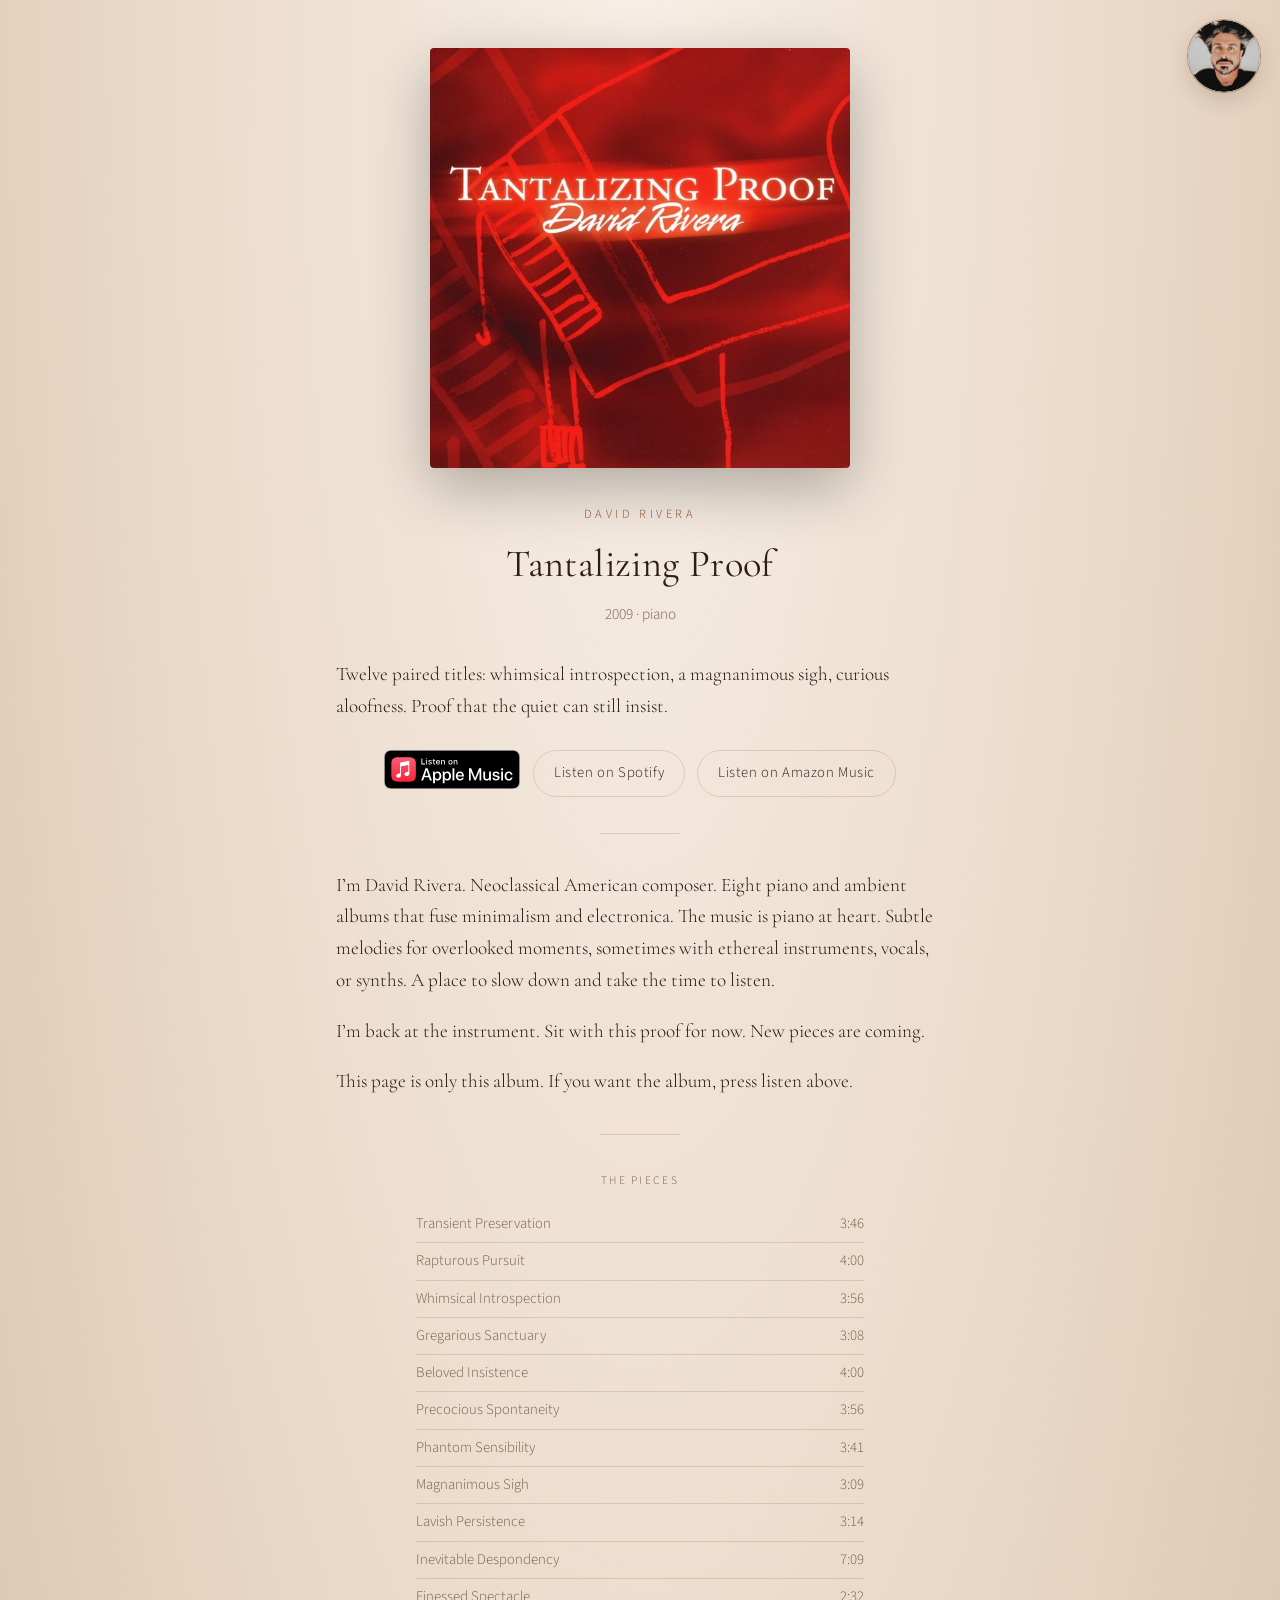
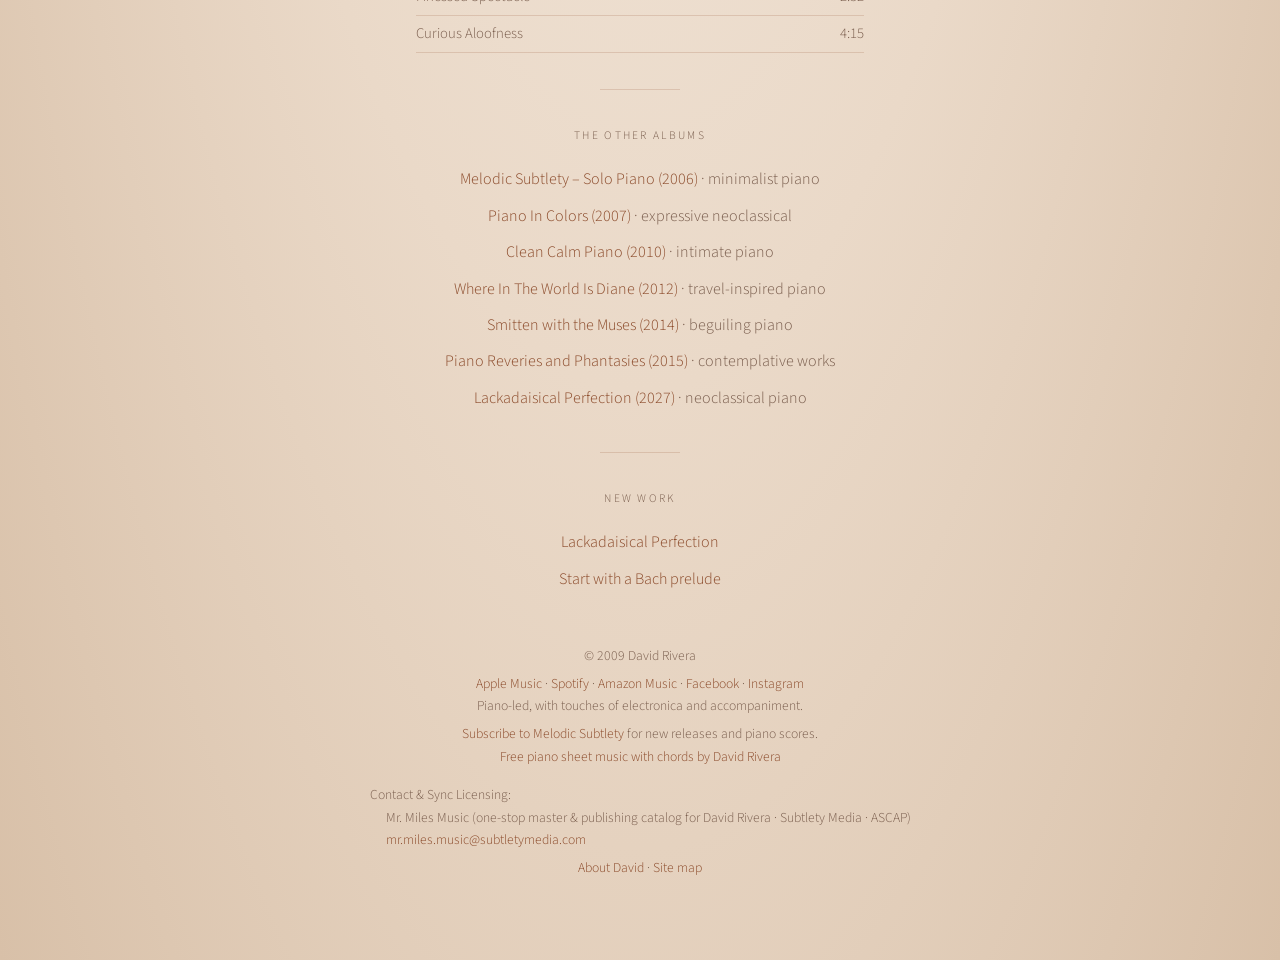
<file: index.html>
<!DOCTYPE html>
<html lang="en">
<head>
<meta charset="utf-8">
<link rel="sitemap" type="application/xml" title="Sitemap" href="/sitemap.xml">
<meta name="google-site-verification" content="h9k-eYtfIqidjJ-wkfMcG42AQ7Kf018tyevWFgK1uyc">
<meta name="viewport" content="width=device-width, initial-scale=1">
<link rel="icon" href="/favicon.ico" sizes="any">
<link rel="icon" href="/favicon.svg" type="image/svg+xml">
<link rel="icon" type="image/png" sizes="32x32" href="/favicon-32.png">
<link rel="apple-touch-icon" href="/apple-touch-icon.png">
<title>Piano Pieces for a Long Drive | Tantalizing Proof</title>
<meta name="description" content="Piano pieces for a long drive, walking the dog, cooking, or late-night writing. Twelve piano pieces, including Rapturous Pursuit and Curious Aloofness. Stream the album.">
<link rel="canonical" href="https://tantalizingproof.com/">
<meta property="og:type" content="music.album">
<meta property="og:site_name" content="David Rivera">
<meta property="og:title" content="Piano Pieces for a Long Drive | Tantalizing Proof">
<meta property="og:description" content="Piano pieces for a long drive, walking the dog, cooking, or late-night writing. Twelve piano pieces. Stream the album.">
<meta property="og:url" content="https://tantalizingproof.com/">
<meta property="og:image" content="https://tantalizingproof.com/assets/tantalizing-proof-cover.jpg">
<meta property="og:image:width" content="600">
<meta property="og:image:height" content="600">
<meta property="og:image:alt" content="Cover of Tantalizing Proof by David Rivera: a piano drawn in red light">
<meta property="music:musician" content="https://open.spotify.com/artist/5qoC4NXvjfV3cylbXALzV3">
<meta name="twitter:card" content="summary_large_image">
<meta name="twitter:title" content="Piano Pieces for a Long Drive | Tantalizing Proof">
<meta name="twitter:description" content="Piano pieces for a long drive, walking the dog, cooking, or late-night writing. Twelve piano pieces. Stream the album.">
<meta name="twitter:image" content="https://tantalizingproof.com/assets/tantalizing-proof-cover.jpg">
<meta name="twitter:image:alt" content="Cover of Tantalizing Proof by David Rivera: a piano drawn in red light">
<script type="application/ld+json">
{
  "@context": "https://schema.org",
  "@graph": [
    {
      "@type": "Person",
      "@id": "https://lackadaisicalperfection.com/about/#david-rivera",
      "name": "David Rivera",
      "jobTitle": "Neoclassical American composer",
      "description": "David Rivera is a neoclassical American composer of piano-led instrumental music. He plays and samples every instrument on his recordings himself. He is a member of ASCAP.",
      "url": "https://lackadaisicalperfection.com/about/",
      "nationality": {
        "@type": "Country",
        "name": "United States"
      },
      "memberOf": {
        "@type": "Organization",
        "name": "ASCAP",
        "url": "https://www.ascap.com/"
      },
      "affiliation": {
        "@id": "https://lackadaisicalperfection.com/about/#subtlety-media"
      },
      "sameAs": [
        "https://open.spotify.com/artist/5qoC4NXvjfV3cylbXALzV3",
        "https://music.apple.com/us/artist/david-rivera/1325691064",
        "https://music.amazon.com/artists/B0HJF4T4QZ",
        "https://x.com/melodicsubtlety",
        "https://www.facebook.com/pianoincolors",
        "https://www.instagram.com/pianodavid1492/",
        "https://www.pandora.com/artist/david-rivera/ARXtg47gfjlv3nJ",
        "https://www.youtube.com/@melodicsubtlety"
      ]
    },
    {
      "@type": "Organization",
      "@id": "https://lackadaisicalperfection.com/about/#subtlety-media",
      "name": "Subtlety Media, LLC",
      "url": "https://lackadaisicalperfection.com/about/"
    },
    {
      "@type": "MusicAlbum",
      "name": "Tantalizing Proof",
      "url": "https://tantalizingproof.com/",
      "image": "https://tantalizingproof.com/assets/tantalizing-proof-cover.jpg",
      "byArtist": {
        "@id": "https://lackadaisicalperfection.com/about/#david-rivera"
      },
      "datePublished": "2009",
      "numTracks": 12,
      "genre": [
        "Piano",
        "Neoclassical"
      ],
      "sameAs": [
        "https://music.apple.com/us/album/tantalizing-proof/312989854",
        "https://open.spotify.com/album/173uC2kSkK7W2FkgS00CmB",
        "https://music.amazon.com/albums/B00270AQC8"
      ],
      "description": "Twelve paired titles: whimsical introspection, a magnanimous sigh, curious aloofness. Proof that the quiet can still insist.",
      "recordLabel": {
        "@id": "https://lackadaisicalperfection.com/about/#subtlety-media"
      },
      "track": [
        {
          "@type": "MusicRecording",
          "position": 1,
          "name": "Transient Preservation",
          "duration": "PT3M46S"
        },
        {
          "@type": "MusicRecording",
          "position": 2,
          "name": "Rapturous Pursuit",
          "duration": "PT4M0S"
        },
        {
          "@type": "MusicRecording",
          "position": 3,
          "name": "Whimsical Introspection",
          "duration": "PT3M56S"
        },
        {
          "@type": "MusicRecording",
          "position": 4,
          "name": "Gregarious Sanctuary",
          "duration": "PT3M8S"
        },
        {
          "@type": "MusicRecording",
          "position": 5,
          "name": "Beloved Insistence",
          "duration": "PT4M0S"
        },
        {
          "@type": "MusicRecording",
          "position": 6,
          "name": "Precocious Spontaneity",
          "duration": "PT3M56S"
        },
        {
          "@type": "MusicRecording",
          "position": 7,
          "name": "Phantom Sensibility",
          "duration": "PT3M41S"
        },
        {
          "@type": "MusicRecording",
          "position": 8,
          "name": "Magnanimous Sigh",
          "duration": "PT3M9S"
        },
        {
          "@type": "MusicRecording",
          "position": 9,
          "name": "Lavish Persistence",
          "duration": "PT3M14S"
        },
        {
          "@type": "MusicRecording",
          "position": 10,
          "name": "Inevitable Despondency",
          "duration": "PT7M9S"
        },
        {
          "@type": "MusicRecording",
          "position": 11,
          "name": "Finessed Spectacle",
          "duration": "PT2M32S"
        },
        {
          "@type": "MusicRecording",
          "position": 12,
          "name": "Curious Aloofness",
          "duration": "PT4M15S"
        }
      ],
      "publisher": {
        "@id": "https://lackadaisicalperfection.com/about/#subtlety-media"
      }
    }
  ]
}
</script>
<link rel="preconnect" href="https://fonts.googleapis.com">
<link rel="preconnect" href="https://fonts.gstatic.com" crossorigin>
<link href="https://fonts.googleapis.com/css2?family=Cormorant+Garamond:ital,wght@0,400;0,500;1,400&family=Source+Sans+3:wght@300;400;500&display=swap" rel="stylesheet">
<style>
  :root {
    --bg1: #f7efe6;
    --bg2: #ead9c8;
    --bg3: #d8c0a8;
    --ink: #2c1e16;
    --mute: #7a5e4e;
    --glow: #8b4a2a;
    --line: rgba(139,74,42,0.18);
  }
  * { box-sizing: border-box; }
  html, body { margin: 0; padding: 0; }
  body {
    background: radial-gradient(ellipse at 50% 0%, var(--bg1) 0%, var(--bg2) 55%, var(--bg3) 100%);
    color: var(--ink);
    font-family: "Source Sans 3", sans-serif;
    font-weight: 300;
    line-height: 1.65;
    min-height: 100vh;
  }
  main { max-width: 720px; margin: 0 auto; padding: 48px 24px 80px; }
  .cover {
    display: block; width: min(420px, 100%); margin: 0 auto 36px;
    border-radius: 4px; box-shadow: 0 20px 60px rgba(0,0,0,0.28);
  }
  h1 {
    font-family: "Cormorant Garamond", serif; font-weight: 400;
    font-size: clamp(1.8rem, 4vw, 2.4rem); text-align: center;
    margin: 0 0 6px; letter-spacing: 0.01em;
  }
  .byline {
    text-align: center; letter-spacing: 0.28em; text-transform: uppercase;
    font-size: 0.78rem; color: var(--glow); margin: 0 0 8px;
  }
  .year { text-align: center; color: var(--mute); font-size: 0.95rem; margin: 0 0 32px; }
  .album-note, .from-david {
    font-family: "Cormorant Garamond", serif; font-size: 1.2rem;
    max-width: 38rem; margin: 0 auto 28px;
  }
  .from-david p { margin: 0 0 1em; }
  .from-david p:last-child { margin-bottom: 0; }
  .rule { border: 0; border-top: 1px solid var(--line); width: 80px; margin: 36px auto; }
  .actions { display: flex; flex-wrap: wrap; gap: 12px; justify-content: center; margin: 8px 0 36px; }
  .apple-badge { display: inline-block; line-height: 0; }
  .apple-badge img { height: 40px; width: auto; vertical-align: middle; }
  .btn {
    display: inline-block; padding: 10px 20px; border: 1px solid var(--line);
    border-radius: 999px; color: var(--ink); text-decoration: none;
    letter-spacing: 0.04em; font-size: 0.92rem;
  }
  .btn:hover { border-color: var(--glow); }
  .tracks {
    list-style: none; padding: 0; margin: 0 auto; max-width: 28rem;
    color: var(--mute); font-size: 0.92rem;
  }
  .tracks li {
    display: flex; justify-content: space-between; gap: 16px;
    padding: 6px 0; border-bottom: 1px solid var(--line);
  }
  .label {
    text-align: center; letter-spacing: 0.2em; text-transform: uppercase;
    font-size: 0.72rem; color: var(--mute); margin: 0 0 16px;
  }
  footer { text-align: center; color: var(--mute); font-size: 0.85rem; margin-top: 48px; }
  footer p { margin: 0; }
  footer a { color: var(--glow); text-decoration: none; }
  .footer-stores,
  .footer-subscribe { margin-top: 0.35rem; }
  .footer-contact {
    display: inline-block;
    text-align: left;
    margin-top: 1rem;
  }
  .footer-contact p { margin: 0; }
  .footer-contact-line { padding-left: 1rem; }
  .catalog { list-style: none; padding: 0; margin: 0 auto 8px; max-width: 28rem; text-align: center; }
  .catalog li { padding: 5px 0; }
  .catalog a { color: var(--glow); text-decoration: none; }
  .catalog a:hover { text-decoration: underline; }
  .catalog .desc { color: var(--mute); }
  .new-work a { color: var(--glow); text-decoration: none; }
  .new-work a:hover { text-decoration: underline; }
</style>
<link rel="stylesheet" href="/assets/site-nav.css">
<script src="/assets/site-nav.js" defer></script>
<!-- Meta Pixel Code -->
<script>
!function(f,b,e,v,n,t,s)
{if(f.fbq)return;n=f.fbq=function(){n.callMethod?
n.callMethod.apply(n,arguments):n.queue.push(arguments)};
if(!f._fbq)f._fbq=n;n.push=n;n.loaded=!0;n.version='2.0';
n.queue=[];t=b.createElement(e);t.async=!0;
t.src=v;s=b.getElementsByTagName(e)[0];
s.parentNode.insertBefore(t,s)}(window, document,'script',
'https://connect.facebook.net/en_US/fbevents.js');
fbq('init', '257777058255900');
fbq('track', 'PageView');
</script>
<noscript><img height="1" width="1" alt="" style="display:none"
src="https://www.facebook.com/tr?id=257777058255900&ev=PageView&noscript=1"
/></noscript>
<!-- End Meta Pixel Code -->
</head>
<body>
<a class="skip-link" href="#content">Skip to content</a>
<main id="content">
  <img class="cover" src="assets/tantalizing-proof-cover.jpg" alt="Cover of Tantalizing Proof by David Rivera: a piano drawn in red light">
  <p class="byline">David Rivera</p>
  <h1>Tantalizing Proof</h1>
  <p class="year">2009 · piano</p>
  <p class="album-note">Twelve paired titles: whimsical introspection, a magnanimous sigh, curious aloofness. Proof that the quiet can still insist.</p>
  <div class="actions">
    <a class="apple-badge" href="https://music.apple.com/us/album/tantalizing-proof/312989854?ls=1" target="_blank" rel="noopener"><img src="listen-on-apple-music.svg" alt="Listen on Apple Music" height="40"></a>
    <a class="btn" href="https://open.spotify.com/album/173uC2kSkK7W2FkgS00CmB" target="_blank" rel="noopener">Listen on Spotify</a>
    <a class="btn" href="https://music.amazon.com/albums/B00270AQC8" target="_blank" rel="noopener">Listen on Amazon Music</a>
  </div>
  <hr class="rule">
  <div class="from-david">
    <p>I’m David Rivera. Neoclassical American composer. Eight piano and ambient albums that fuse minimalism and electronica. The music is piano at heart. Subtle melodies for overlooked moments, sometimes with ethereal instruments, vocals, or synths. A place to slow down and take the time to listen.</p>
    <p>I’m back at the instrument. Sit with this proof for now. New pieces are coming.</p>
    <p>This page is only this album. If you want the album, press listen above.</p>
  </div>
  <hr class="rule">

  <p class="label">The pieces</p>
  <ol class="tracks">
    <li><span>Transient Preservation</span><span>3:46</span></li>
    <li><span>Rapturous Pursuit</span><span>4:00</span></li>
    <li><span>Whimsical Introspection</span><span>3:56</span></li>
    <li><span>Gregarious Sanctuary</span><span>3:08</span></li>
    <li><span>Beloved Insistence</span><span>4:00</span></li>
    <li><span>Precocious Spontaneity</span><span>3:56</span></li>
    <li><span>Phantom Sensibility</span><span>3:41</span></li>
    <li><span>Magnanimous Sigh</span><span>3:09</span></li>
    <li><span>Lavish Persistence</span><span>3:14</span></li>
    <li><span>Inevitable Despondency</span><span>7:09</span></li>
    <li><span>Finessed Spectacle</span><span>2:32</span></li>
    <li><span>Curious Aloofness</span><span>4:15</span></li>
  </ol>
  <hr class="rule">
  <p class="label">The other albums</p>
  <ul class="catalog">
    <li><a href="https://melodicsubtlety.com/">Melodic Subtlety – Solo Piano (2006)</a><span class="desc"> · minimalist piano</span></li>
    <li><a href="https://pianoincolors.com/">Piano In Colors (2007)</a><span class="desc"> · expressive neoclassical</span></li>
    <li><a href="https://cleancalmpiano.com/">Clean Calm Piano (2010)</a><span class="desc"> · intimate piano</span></li>
    <li><a href="https://whereintheworldisdiane.com/">Where In The World Is Diane (2012)</a><span class="desc"> · travel-inspired piano</span></li>
    <li><a href="https://smittenwiththemuses.com/">Smitten with the Muses (2014)</a><span class="desc"> · beguiling piano</span></li>
    <li><a href="https://pianoreveries.com/">Piano Reveries and Phantasies (2015)</a><span class="desc"> · contemplative works</span></li>
    <li><a href="https://lackadaisicalperfection.com/">Lackadaisical Perfection (2027)</a><span class="desc"> · neoclassical piano</span></li>
  </ul>

  <hr class="rule">
  <p class="label">New work</p>
  <ul class="catalog new-work" style="margin:0 auto 24px;">
    <li><a href="https://lackadaisicalperfection.com">Lackadaisical Perfection</a></li>
    <li><a href="https://soundcloud.com/davidtwopointoh/bach_prelude_iv_cinematic_remi" target="_blank" rel="noopener">Start with a Bach prelude</a></li>
  </ul>

  <footer>
    <p>© 2009 David Rivera</p>
    <p class="footer-stores">
      <a href="https://music.apple.com/us/artist/david-rivera/1325691064?ls=1" target="_blank" rel="noopener">Apple Music</a>
      ·
      <a href="https://open.spotify.com/artist/5qoC4NXvjfV3cylbXALzV3" target="_blank" rel="noopener">Spotify</a>
      ·
      <a href="https://music.amazon.com/artists/B0HJF4T4QZ" target="_blank" rel="noopener">Amazon Music</a>
      ·
      <a href="https://www.facebook.com/pianoincolors" target="_blank" rel="noopener" aria-label="David and his Piano on Facebook">Facebook</a>
      ·
      <a href="https://www.instagram.com/pianodavid1492/" target="_blank" rel="noopener" aria-label="pianodavid1492 on Instagram">Instagram</a><br>
    Piano-led, with touches of electronica and accompaniment.
    </p>
    <p class="footer-subscribe">
      <a href="https://lackadaisicalperfection.com/subscribe/">Subscribe to Melodic Subtlety</a> for new releases and piano scores.
      <br>
      <a href="https://lackadaisicalperfection.com/scores/">Free piano sheet music with chords by David Rivera</a>
    </p>
    <div class="footer-contact">
      <p>Contact &amp; Sync Licensing:</p>
      <p class="footer-contact-line">Mr. Miles Music (one-stop master &amp; publishing catalog for David Rivera · Subtlety Media · ASCAP)</p>
      <p class="footer-contact-line"><a href="mailto:mr.miles.music@subtletymedia.com">mr.miles.music@subtletymedia.com</a></p>
    </div>
    <p class="footer-stores"><a href="https://lackadaisicalperfection.com/about/">About David</a> · <a href="/sitemap/">Site map</a></p>
  </footer>
</main>
<!-- GoatCounter: privacy-friendly page view + score-download counts (no cookies). -->
<script>window.goatcounter = {path: function(p) { return location.host + p }}</script>
<script data-goatcounter="https://subtletymedia.goatcounter.com/count" async src="https://gc.zgo.at/count.js"></script>
</body>
</html>
</file>
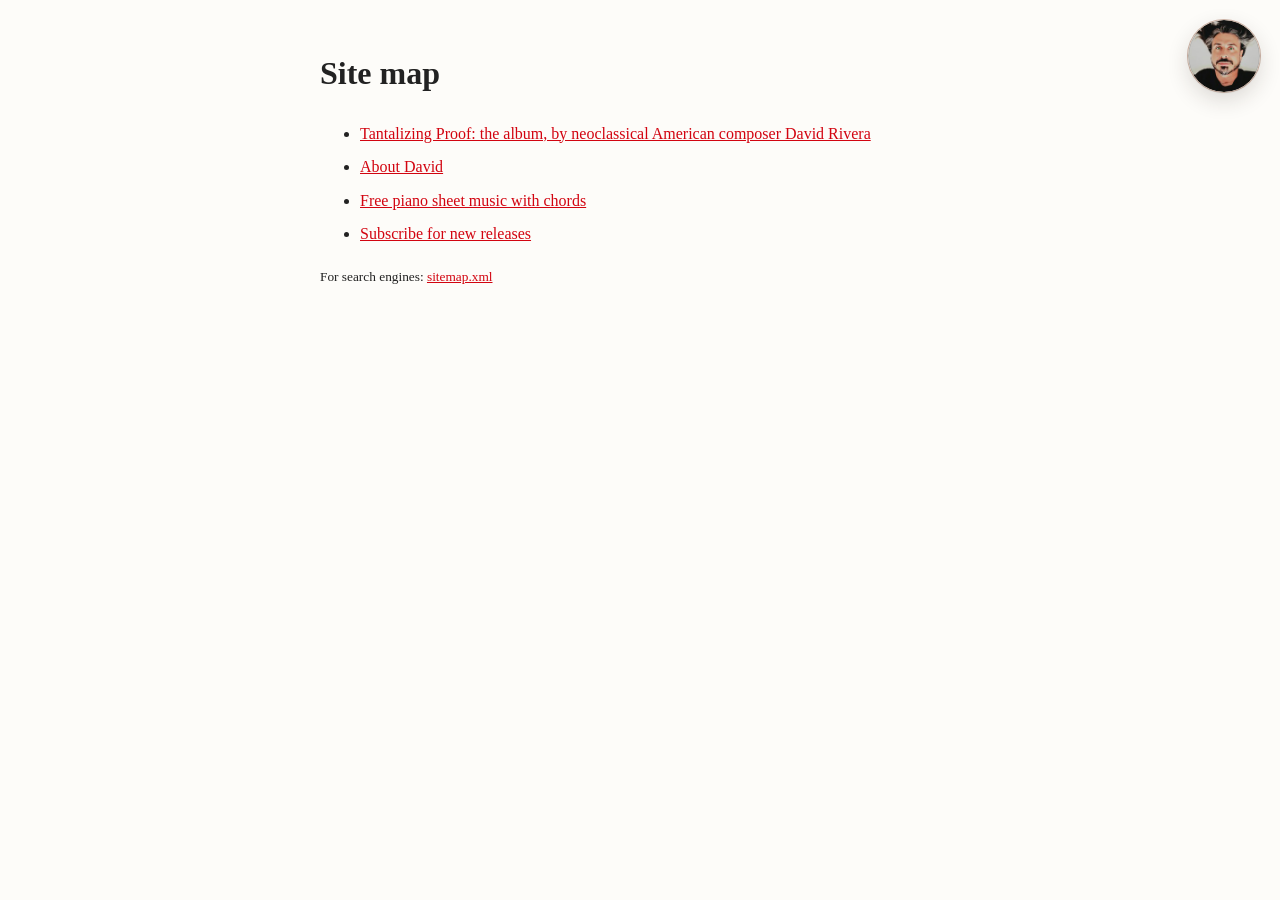
<file: sitemap/index.html>
<!DOCTYPE html>
<html lang="en">
<head>
<meta charset="utf-8">
<meta name="viewport" content="width=device-width, initial-scale=1">
<title>Site map | Tantalizing Proof</title>
<meta name="robots" content="noindex, follow">
<link rel="canonical" href="https://tantalizingproof.com/sitemap/">
<link rel="icon" href="/favicon.svg" type="image/svg+xml">
<link rel="sitemap" type="application/xml" title="Sitemap" href="/sitemap.xml">
<link rel="preconnect" href="https://fonts.googleapis.com">
<link rel="preconnect" href="https://fonts.gstatic.com" crossorigin>
<link href="https://fonts.googleapis.com/css2?family=Cormorant+Garamond:ital,wght@0,400;0,500;1,400&family=Source+Sans+3:wght@300;400;500&display=swap" rel="stylesheet">
<link rel="stylesheet" href="/assets/site-nav.css">
<script src="/assets/site-nav.js" defer></script>
<style>
body{font-family:Georgia,serif;max-width:640px;margin:3rem auto;padding:0 1.25rem;line-height:1.6;color:#222;background:#fdfcf9}
a{color:#D20410}
li{margin:.5rem 0}
</style>
<!-- Meta Pixel Code -->
<script>
!function(f,b,e,v,n,t,s)
{if(f.fbq)return;n=f.fbq=function(){n.callMethod?
n.callMethod.apply(n,arguments):n.queue.push(arguments)};
if(!f._fbq)f._fbq=n;n.push=n;n.loaded=!0;n.version='2.0';
n.queue=[];t=b.createElement(e);t.async=!0;
t.src=v;s=b.getElementsByTagName(e)[0];
s.parentNode.insertBefore(t,s)}(window, document,'script',
'https://connect.facebook.net/en_US/fbevents.js');
fbq('init', '257777058255900');
fbq('track', 'PageView');
</script>
<noscript><img height="1" width="1" alt="" style="display:none"
src="https://www.facebook.com/tr?id=257777058255900&ev=PageView&noscript=1"
/></noscript>
<!-- End Meta Pixel Code -->
</head>
<body>
<h1>Site map</h1>
<ul>
<li><a href="/">Tantalizing Proof: the album, by neoclassical American composer David Rivera</a></li>
<li><a href="https://lackadaisicalperfection.com/about/">About David</a></li>
<li><a href="https://lackadaisicalperfection.com/scores/">Free piano sheet music with chords</a></li>
<li><a href="https://lackadaisicalperfection.com/subscribe/">Subscribe for new releases</a></li>
</ul>
<p><small>For search engines: <a href="/sitemap.xml">sitemap.xml</a></small></p>
</body>
</html>
</file>
<file: assets/site-nav.css>
/* Photo button and page menu. Colors follow this album: warm paper, brown ink, terracotta. */
:root {
  --nav-ink: #2c1e16;
  --nav-glow: #8b4a2a;
  --nav-paper: rgba(247, 239, 230, 0.96);
  --nav-line: rgba(139, 74, 42, 0.28);
  --nav-size: 72px;
  --nav-inset: 20px;
}

.nav-toggle {
  position: fixed;
  z-index: 40;
  top: max(var(--nav-inset), env(safe-area-inset-top, 0px));
  right: max(var(--nav-inset), env(safe-area-inset-right, 0px));
  width: var(--nav-size);
  height: var(--nav-size);
  margin: 0;
  padding: 0;
  border: 0;
  border-radius: 50%;
  background: #f7efe6;
  cursor: pointer;
  overflow: hidden;
  -webkit-tap-highlight-color: transparent;
  touch-action: manipulation;
  box-shadow:
    0 8px 22px rgba(44, 30, 22, 0.16),
    0 1px 3px rgba(44, 30, 22, 0.08),
    0 0 0 1px rgba(139, 74, 42, 0.38);
}

.nav-toggle img {
  display: block;
  width: 100%;
  height: 100%;
  object-fit: cover;
  border-radius: 50%;
}

.nav-toggle::after {
  content: "";
  position: absolute;
  inset: 0;
  border-radius: 50%;
  pointer-events: none;
  box-shadow: inset 0 0 0 1px rgba(44, 30, 22, 0.12);
}

.nav-toggle:hover {
  box-shadow:
    0 10px 26px rgba(44, 30, 22, 0.2),
    0 1px 3px rgba(44, 30, 22, 0.08),
    0 0 0 1px rgba(139, 74, 42, 0.62);
}

.nav-toggle[aria-expanded="true"] {
  box-shadow:
    0 8px 22px rgba(44, 30, 22, 0.16),
    0 1px 3px rgba(44, 30, 22, 0.08),
    0 0 0 1px rgba(139, 74, 42, 0.78);
}

.nav-toggle:focus {
  outline: none;
}

.nav-toggle:focus-visible {
  outline: 2px solid var(--nav-glow);
  outline-offset: 4px;
}

.site-menu {
  position: fixed;
  z-index: 39;
  top: calc(max(var(--nav-inset), env(safe-area-inset-top, 0px)) + var(--nav-size) + 12px);
  right: max(var(--nav-inset), env(safe-area-inset-right, 0px));
  width: min(16.75rem, calc(100vw - 28px - env(safe-area-inset-left, 0px) - env(safe-area-inset-right, 0px)));
  min-width: 0;
  max-width: min(16.75rem, calc(100vw - 28px - env(safe-area-inset-left, 0px) - env(safe-area-inset-right, 0px)));
  max-height: calc(100vh - var(--nav-size) - var(--nav-inset) - 36px);
  max-height: calc(100dvh - var(--nav-size) - var(--nav-inset) - 36px - env(safe-area-inset-bottom, 0px));
  margin: 0;
  padding: 0;
  overflow: auto;
  overscroll-behavior: contain;
  background: var(--nav-paper);
  border: 1px solid var(--nav-line);
  border-radius: 10px;
  box-shadow:
    0 16px 40px rgba(44, 30, 22, 0.12),
    inset 0 1px 0 rgba(255, 250, 244, 0.7);
  backdrop-filter: blur(10px);
  -webkit-backdrop-filter: blur(10px);
  opacity: 0;
  transform: translateY(-6px);
  transition: opacity 0.28s ease, transform 0.28s ease;
}

.site-menu ul {
  list-style: none;
  margin: 0;
  padding: 0.45rem 0;
}

.site-menu.is-open {
  opacity: 1;
  transform: translateY(0);
}

.site-menu a {
  display: block;
  padding: 0.72rem 1.35rem;
  color: var(--nav-ink);
  font-family: "Cormorant Garamond", "Palatino Linotype", Palatino, Georgia, serif;
  font-size: 1.4rem;
  font-weight: 400;
  letter-spacing: 0.01em;
  line-height: 1.25;
  text-decoration: none;
}

.site-menu a:hover {
  color: var(--nav-glow);
  background: rgba(139, 74, 42, 0.06);
}

.site-menu a:focus {
  outline: none;
}

.site-menu a:focus-visible {
  outline: 2px solid var(--nav-glow);
  outline-offset: -3px;
  color: var(--nav-glow);
}

.menu-albums {
  border-top: 1px solid var(--nav-line);
  padding-bottom: 0.35rem;
}

.menu-albums-label {
  margin: 0.75rem 0.9rem 0.2rem;
  font-family: "Source Sans 3", sans-serif;
  font-size: 0.68rem;
  font-weight: 400;
  letter-spacing: 0.2em;
  text-transform: uppercase;
  color: #7a5e4e;
}

.site-menu .album-list {
  list-style: none;
  margin: 0;
  padding: 0.1rem 0 0.3rem;
}

.site-menu .album-list a,
.album-current {
  display: flex;
  align-items: center;
  gap: 0.65rem;
  min-width: 0;
  padding: 0.38rem 0.9rem;
  color: var(--nav-ink);
  font-size: 1rem;
  line-height: 1.15;
  text-decoration: none;
}

.site-menu .album-list img,
.album-current img {
  width: 48px;
  height: 48px;
  flex: none;
  object-fit: cover;
  border-radius: 3px;
  background: #ead9c8;
  box-shadow: inset 0 0 0 1px rgba(44, 30, 22, 0.12);
}

.album-copy {
  display: flex;
  flex-direction: column;
  min-width: 0;
}

.album-title {
  min-width: 0;
  font-family: "Cormorant Garamond", "Palatino Linotype", Palatino, Georgia, serif;
  font-size: 1.15rem;
  font-weight: 400;
  letter-spacing: 0.01em;
  line-height: 1.15;
}

.site-menu .album-list a:hover {
  color: var(--nav-glow);
  background: rgba(139, 74, 42, 0.06);
}

.album-current {
  color: #7a5e4e;
  cursor: default;
}

.album-current .album-title,
.album-here {
  color: #7a5e4e;
}

.album-current img {
  opacity: 0.72;
}

.album-here {
  display: block;
  margin-top: 0.12rem;
  font-family: "Source Sans 3", sans-serif;
  font-size: 0.72rem;
  font-weight: 400;
  letter-spacing: 0.02em;
  line-height: 1.2;
}

@media (max-width: 760px) {
  :root {
    --nav-size: 64px;
    --nav-inset: 14px;
  }

  body > main {
    padding-top: calc(var(--nav-size) + var(--nav-inset) + 18px);
  }

  .site-menu .album-list {
    display: grid;
    grid-template-columns: 1fr 1fr;
    gap: 0.85rem 0.45rem;
    padding: 0.35rem 0.75rem 0.7rem;
  }

  .site-menu .album-list a,
  .album-current {
    flex-direction: column;
    align-items: center;
    justify-content: flex-start;
    gap: 0.4rem;
    padding: 0;
    text-align: center;
  }

  .site-menu .album-list a:hover {
    background: transparent;
  }

  .album-copy {
    align-items: center;
  }

  .album-title {
    font-size: 1.05rem;
  }
}

@media (prefers-reduced-motion: reduce) {
  .site-menu {
    transform: none;
    transition: none;
  }
}

/* Off-screen until focused, then fixed, so it never shifts the cover. */
.skip-link {
  position: absolute;
  width: 1px;
  height: 1px;
  padding: 0;
  margin: -1px;
  overflow: hidden;
  clip: rect(0, 0, 0, 0);
  white-space: nowrap;
  border: 0;
}
.skip-link:focus {
  position: fixed;
  z-index: 50;
  top: 12px;
  left: 12px;
  width: auto;
  height: auto;
  margin: 0;
  padding: 0.55rem 0.9rem;
  overflow: visible;
  clip: auto;
  background: var(--nav-glow);
  color: var(--nav-paper, #fff);
  font-family: "Source Sans 3", sans-serif;
  font-size: 0.95rem;
  font-weight: 500;
  line-height: 1.2;
  text-decoration: none;
  border-radius: 4px;
}
</file>
